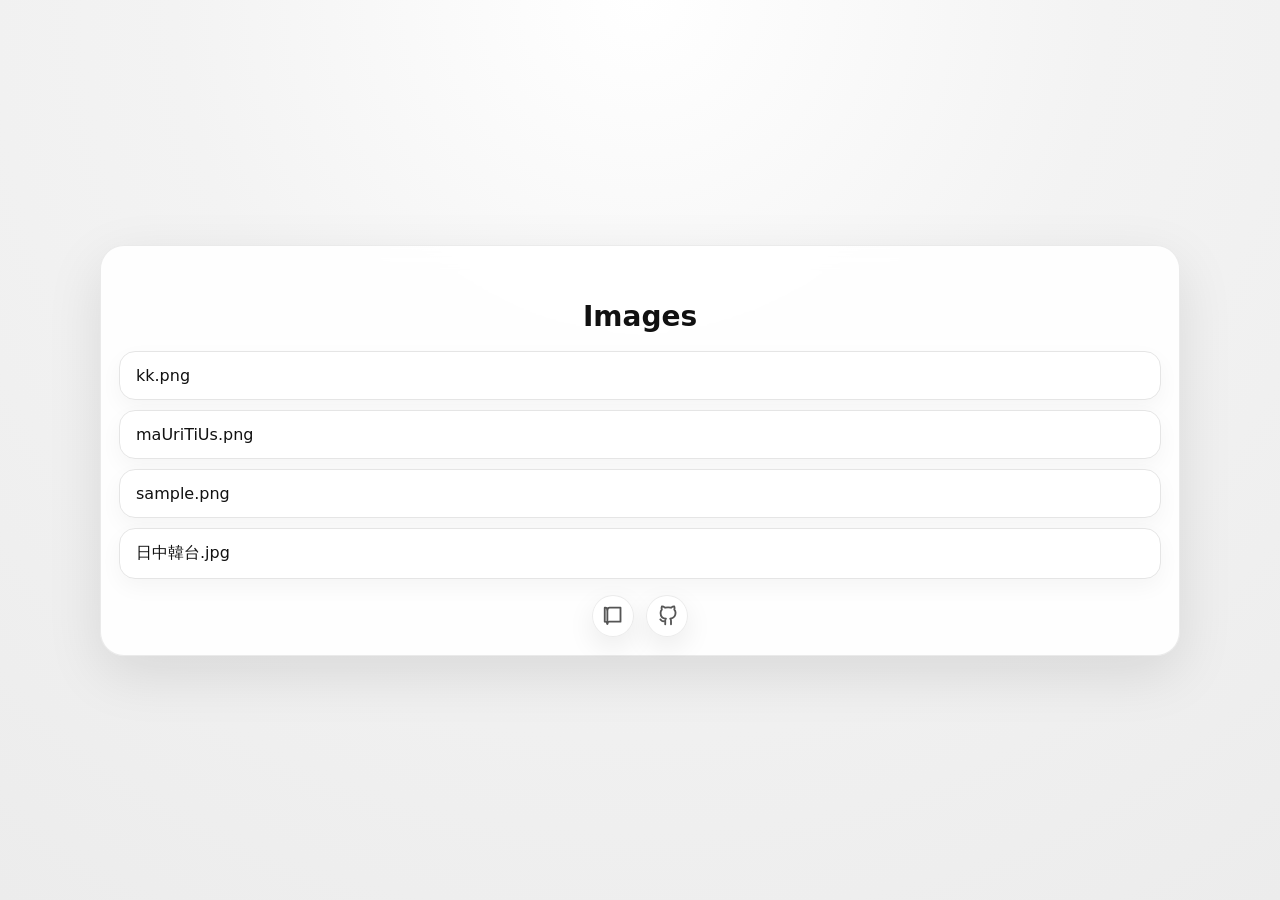
<file: i/index.html>
<!doctype html>
<html lang="ja">
<head>
  <meta charset="utf-8">
  <meta name="viewport" content="width=device-width, initial-scale=1">
  <title>Images</title>
  <link rel="icon" href="../assets/icon.svg" type="image/svg+xml">
  <link rel="stylesheet" href="../assets/style.css">
</head>
<body>
  <main class="wrap">
    <section class="card list-card">
      <h1 class="list-title">Images</h1>
      <ul class="image-list">
        <li><a href="./kk.png/">kk.png</a></li>
        <li><a href="./maUriTiUs.png/">maUriTiUs.png</a></li>
        <li><a href="./sample.png/">sample.png</a></li>
        <li><a href="./%E6%97%A5%E4%B8%AD%E9%9F%93%E5%8F%B0.jpg/">日中韓台.jpg</a></li>
      </ul>

      <nav class="corner-links" aria-label="site links">
        <a class="corner-button corner-left" href="../README.md/" aria-label="README">
          <svg viewBox="0 0 24 24" aria-hidden="true">
            <path d="M5 5.5A2.5 2.5 0 0 1 7.5 3H20v16H7.5A2.5 2.5 0 0 0 5 21.5v-16z"></path>
            <path d="M5 5.5A2.5 2.5 0 0 0 2.5 3H2v16h.5A2.5 2.5 0 0 1 5 21.5"></path>
          </svg>
        </a>

        <a id="repoLink" class="corner-button corner-right" href="https://github.com/" target="_blank" rel="noopener" aria-label="repository">
          <svg viewBox="0 0 24 24" aria-hidden="true">
            <path d="M8 18.5c-3 .8-3-1.5-4.2-2"></path>
            <path d="M16 22v-3.9a3.4 3.4 0 0 0-.9-2.6c3-.3 6.1-1.5 6.1-6.6a5.2 5.2 0 0 0-1.4-3.6 4.8 4.8 0 0 0-.1-3.6s-1.1-.3-3.7 1.4a12.5 12.5 0 0 0-6.7 0C6.7 1.4 5.6 1.7 5.6 1.7a4.8 4.8 0 0 0-.1 3.6A5.2 5.2 0 0 0 4.1 9c0 5.1 3.1 6.3 6.1 6.6a3 3 0 0 0-.8 1.9V22"></path>
          </svg>
        </a>
      </nav>
    </section>
  </main>

  <script>
    (() => {
      const link = document.getElementById("repoLink");
      if (!link) return;

      const host = location.hostname;
      if (!host.endsWith(".github.io")) return;

      const owner = host.replace(/\.github\.io$/, "");
      const parts = location.pathname.split("/").filter(Boolean);
      const repo = parts[0] && parts[0] !== "i" && parts[0] !== "README.md"
        ? parts[0]
        : `${owner}.github.io`;

      link.href = `https://github.com/${owner}/${repo}`;
    })();
  </script>
</body>
</html>
</file>
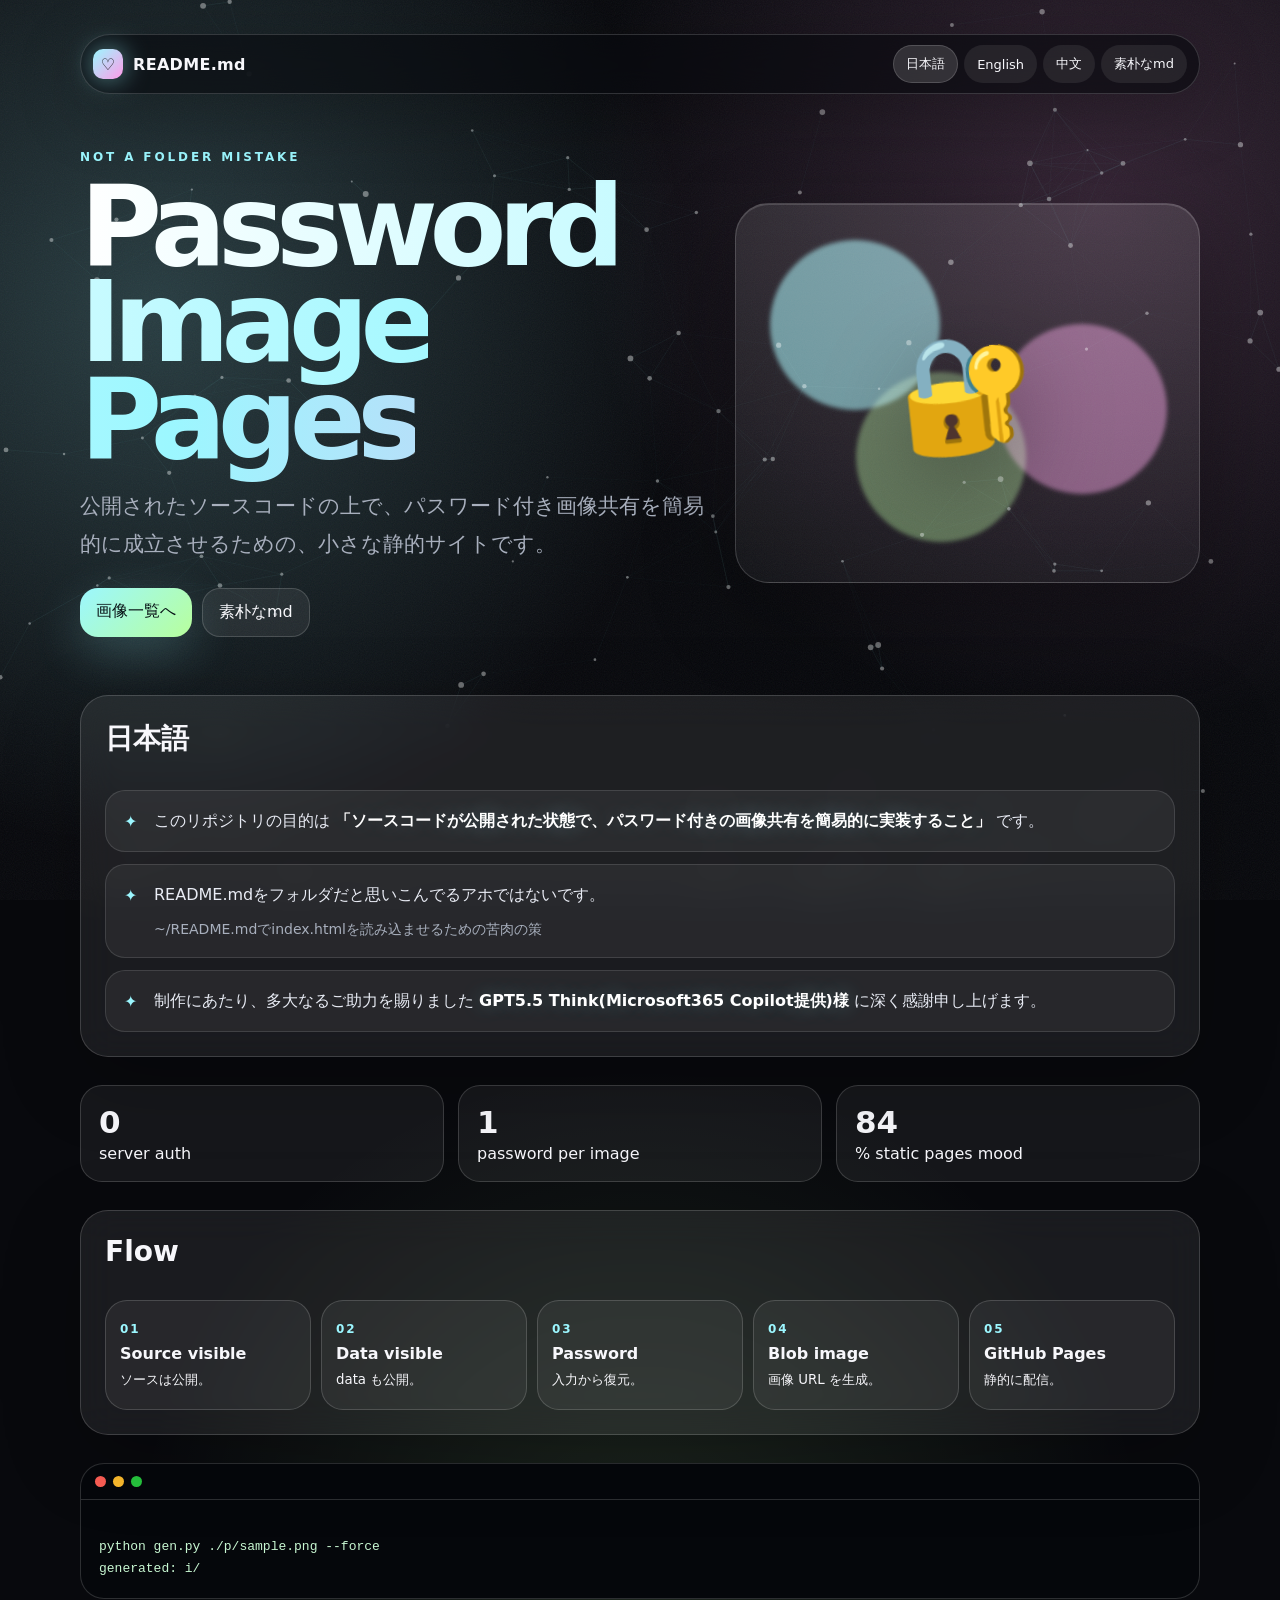
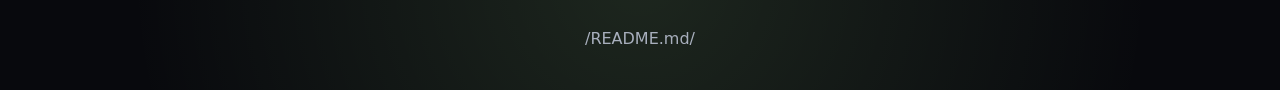
<file: README.md/index.html>
<!doctype html>
<html lang="ja">
<head>
  <meta charset="utf-8">
  <meta name="viewport" content="width=device-width, initial-scale=1">
  <title>README.md</title>
  <link rel="icon" href="../assets/icon.png" type="image/png">
  <link rel="apple-touch-icon" href="../assets/icon.png">
  <style>
    :root {
      --bg: #08090d;
      --fg: #f7f7fb;
      --muted: #a8afbd;
      --line: rgba(255, 255, 255, .16);
      --card: rgba(255, 255, 255, .075);
      --accent: #9cf7ff;
      --accent2: #ff9ce8;
      --accent3: #b8ff9c;
    }

    * {
      box-sizing: border-box;
    }

    html,
    body {
      margin: 0;
      min-height: 100%;
    }

    body {
      font-family: ui-sans-serif, system-ui, -apple-system, BlinkMacSystemFont, "Segoe UI", sans-serif;
      color: var(--fg);
      background:
        radial-gradient(circle at 12% 18%, rgba(156, 247, 255, .22), transparent 30%),
        radial-gradient(circle at 86% 12%, rgba(255, 156, 232, .18), transparent 28%),
        radial-gradient(circle at 50% 92%, rgba(184, 255, 156, .12), transparent 30%),
        var(--bg);
      overflow-x: hidden;
    }

    #field {
      position: fixed;
      inset: 0;
      z-index: -2;
      opacity: .62;
    }

    .noise {
      position: fixed;
      inset: 0;
      z-index: -1;
      pointer-events: none;
      opacity: .08;
      background-image: url("data:image/svg+xml,%3Csvg xmlns='http://www.w3.org/2000/svg' width='180' height='180'%3E%3Cfilter id='n'%3E%3CfeTurbulence type='fractalNoise' baseFrequency='.9' numOctaves='4' stitchTiles='stitch'/%3E%3C/filter%3E%3Crect width='180' height='180' filter='url(%23n)' opacity='.7'/%3E%3C/svg%3E");
    }

    .shell {
      width: min(1120px, calc(100% - 32px));
      margin: 0 auto;
      padding: 34px 0 64px;
    }

    .topbar {
      position: sticky;
      top: 14px;
      z-index: 20;
      display: flex;
      align-items: center;
      justify-content: space-between;
      gap: 12px;
      padding: 10px 12px;
      border: 1px solid var(--line);
      border-radius: 999px;
      background: rgba(8, 9, 13, .62);
      backdrop-filter: blur(18px);
      box-shadow: 0 18px 70px rgba(0, 0, 0, .24);
    }

    .brand {
      display: inline-flex;
      align-items: center;
      gap: 10px;
      font-weight: 900;
      letter-spacing: .02em;
      white-space: nowrap;
    }

    .brand-badge {
      width: 30px;
      height: 30px;
      border-radius: 10px;
      display: grid;
      place-items: center;
      background: linear-gradient(135deg, var(--accent), var(--accent2));
      color: #111;
      box-shadow: 0 0 26px rgba(156, 247, 255, .55);
    }

    .nav {
      display: flex;
      gap: 6px;
      flex-wrap: wrap;
      justify-content: flex-end;
    }

    .nav button,
    .link-pill {
      border: 1px solid transparent;
      color: var(--fg);
      background: rgba(255, 255, 255, .08);
      border-radius: 999px;
      padding: 9px 12px;
      cursor: pointer;
      font-weight: 800;
      text-decoration: none;
      font: inherit;
      font-size: 13px;
    }

    .nav button:hover,
    .nav button.active,
    .link-pill:hover {
      border-color: var(--line);
      background: rgba(255, 255, 255, .14);
    }

    .hero {
      min-height: 62vh;
      display: grid;
      align-items: center;
      padding: 56px 0 30px;
    }

    .hero-grid {
      display: grid;
      grid-template-columns: 1.15fr .85fr;
      gap: 26px;
      align-items: center;
    }

    .kicker {
      color: var(--accent);
      font-weight: 900;
      letter-spacing: .24em;
      text-transform: uppercase;
      font-size: 12px;
    }

    h1 {
      margin: 14px 0 18px;
      font-size: clamp(44px, 9vw, 112px);
      line-height: .86;
      letter-spacing: -.075em;
    }

    .gradient {
      background: linear-gradient(90deg, #fff, var(--accent), var(--accent2), #fff);
      -webkit-background-clip: text;
      background-clip: text;
      color: transparent;
      background-size: 240% 100%;
      animation: shine 7s linear infinite;
    }

    @keyframes shine {
      to {
        background-position: 240% 0;
      }
    }

    .lead {
      color: var(--muted);
      font-size: clamp(16px, 2vw, 21px);
      line-height: 1.8;
      max-width: 720px;
    }

    .hero-actions {
      display: flex;
      flex-wrap: wrap;
      gap: 10px;
      margin-top: 24px;
    }

    .cta,
    .ghost {
      border-radius: 18px;
      padding: 13px 16px;
      text-decoration: none;
      font-weight: 900;
      border: 0;
      cursor: pointer;
      font: inherit;
    }

    .cta {
      color: #061014;
      background: linear-gradient(135deg, var(--accent), var(--accent3));
      box-shadow: 0 16px 48px rgba(156, 247, 255, .22);
    }

    .ghost {
      color: var(--fg);
      border: 1px solid var(--line);
      background: rgba(255, 255, 255, .07);
    }

    .orb-card {
      min-height: 380px;
      border: 1px solid var(--line);
      border-radius: 34px;
      background: linear-gradient(180deg, rgba(255, 255, 255, .11), rgba(255, 255, 255, .045));
      position: relative;
      overflow: hidden;
      box-shadow:
        inset 0 1px rgba(255, 255, 255, .14),
        0 28px 90px rgba(0, 0, 0, .30);
      transition: transform .18s ease;
    }

    .orb {
      position: absolute;
      width: 170px;
      height: 170px;
      border-radius: 50%;
      filter: blur(2px);
      mix-blend-mode: screen;
      animation: float 9s ease-in-out infinite;
    }

    .orb.a {
      background: rgba(156, 247, 255, .55);
      top: 36px;
      left: 34px;
    }

    .orb.b {
      background: rgba(255, 156, 232, .45);
      right: 32px;
      top: 120px;
      animation-delay: -3s;
    }

    .orb.c {
      background: rgba(184, 255, 156, .38);
      left: 120px;
      bottom: 40px;
      animation-delay: -6s;
    }

    @keyframes float {
      50% {
        transform: translate3d(22px, -18px, 0) scale(1.08);
      }
    }

    .lock-mark {
      position: absolute;
      inset: 0;
      display: grid;
      place-items: center;
      font-size: 112px;
      filter: drop-shadow(0 24px 45px rgba(0, 0, 0, .35));
      transform: rotate(-6deg);
    }

    .section {
      margin-top: 28px;
      display: grid;
      gap: 18px;
    }

    .panel {
      border: 1px solid var(--line);
      border-radius: 28px;
      padding: 24px;
      background: var(--card);
      backdrop-filter: blur(18px);
      box-shadow: 0 22px 80px rgba(0, 0, 0, .22);
    }

    .panel h2 {
      margin: 0 0 14px;
      font-size: 28px;
    }

    .fancy {
      margin: 0;
      padding: 0;
      list-style: none;
      display: grid;
      gap: 12px;
    }

    .fancy li {
      padding: 16px 16px 16px 48px;
      border: 1px solid rgba(255, 255, 255, .12);
      background: rgba(255, 255, 255, .06);
      border-radius: 20px;
      color: #e9ecf5;
      line-height: 1.75;
      position: relative;
    }

    .fancy li::before {
      content: "✦";
      position: absolute;
      left: 18px;
      top: 17px;
      color: var(--accent);
    }

    .mini {
      color: var(--muted);
      font-size: 14px;
      margin-top: 8px;
    }

    .strong {
      color: #fff;
      font-weight: 900;
      text-shadow: 0 0 20px rgba(156, 247, 255, .28);
    }

    .grid3 {
      display: grid;
      grid-template-columns: repeat(3, 1fr);
      gap: 14px;
    }

    .stat {
      padding: 18px;
      border: 1px solid var(--line);
      border-radius: 22px;
      background: rgba(255, 255, 255, .06);
    }

    .stat b {
      display: block;
      font-size: 31px;
      margin-bottom: 4px;
    }

    .flow {
      display: grid;
      grid-template-columns: repeat(5, 1fr);
      gap: 10px;
      align-items: stretch;
    }

    .step {
      border: 1px solid var(--line);
      border-radius: 22px;
      background: rgba(255, 255, 255, .06);
      padding: 14px;
      min-height: 110px;
      display: grid;
      align-content: center;
      gap: 8px;
    }

    .step span {
      color: var(--accent);
      font-weight: 900;
      font-size: 12px;
      letter-spacing: .16em;
    }

    .terminal {
      border-radius: 24px;
      overflow: hidden;
      border: 1px solid var(--line);
      background: #05070b;
    }

    .terminal-bar {
      display: flex;
      gap: 7px;
      padding: 12px 14px;
      border-bottom: 1px solid var(--line);
    }

    .dot {
      width: 11px;
      height: 11px;
      border-radius: 50%;
      background: #ff5f56;
    }

    .dot:nth-child(2) {
      background: #ffbd2e;
    }

    .dot:nth-child(3) {
      background: #27c93f;
    }

    pre {
      margin: 0;
      padding: 18px;
      overflow: auto;
      color: #c8f7d2;
      line-height: 1.7;
      font-size: 13px;
      white-space: pre-wrap;
      word-break: break-word;
    }

    .reveal {
      opacity: 0;
      transform: translateY(16px);
      transition: .7s ease;
    }

    .reveal.show {
      opacity: 1;
      transform: none;
    }

    .md-panel {
      display: none;
    }

    .md-panel.show {
      display: block;
    }

    .footer {
      color: var(--muted);
      text-align: center;
      padding: 30px 0 0;
    }

    @media (max-width: 860px) {
      .hero-grid,
      .grid3,
      .flow {
        grid-template-columns: 1fr;
      }

      h1 {
        letter-spacing: -.04em;
      }

      .orb-card {
        min-height: 260px;
      }

      .topbar {
        align-items: flex-start;
        border-radius: 24px;
        flex-direction: column;
      }

      .nav {
        justify-content: flex-start;
      }
    }
  </style>
</head>
<body>
  <canvas id="field"></canvas>
  <div class="noise"></div>

  <div class="shell">
    <header class="topbar">
      <div class="brand">
        <span class="brand-badge">♡</span>
        <span>README.md</span>
      </div>
      <nav class="nav" aria-label="language">
        <button type="button" class="active" data-lang="ja">日本語</button>
        <button type="button" data-lang="en">English</button>
        <button type="button" data-lang="zh">中文</button>
        <button type="button" id="plainMdButton">素朴なmd</button>
      </nav>
    </header>

    <section class="hero">
      <div class="hero-grid">
        <div>
          <div class="kicker" data-i18n="kicker"></div>
          <h1><span class="gradient">Password<br>Image<br>Pages</span></h1>
          <p class="lead" data-i18n="lead"></p>
          <div class="hero-actions">
            <a class="cta" href="../i/" data-i18n="imagesLink"></a>
            <button type="button" class="ghost" id="plainMdButton2"></button>
          </div>
        </div>

        <div class="orb-card" id="tilt">
          <div class="orb a"></div>
          <div class="orb b"></div>
          <div class="orb c"></div>
          <div class="lock-mark">🔐</div>
        </div>
      </div>
    </section>

    <section class="section reveal panel">
      <h2 data-i18n="langTitle"></h2>
      <ul class="fancy">
        <li>
          <span data-i18n="purposePrefix"></span>
          <span class="strong" data-i18n="purposeStrong"></span>
          <span data-i18n="purposeSuffix"></span>
        </li>
        <li>
          <span data-i18n="folderLine"></span>
          <div class="mini" data-i18n="folderSub"></div>
        </li>
        <li>
          <span data-i18n="thanksPrefix"></span>
          <span class="strong" data-i18n="thanksStrong"></span>
          <span data-i18n="thanksSuffix"></span>
        </li>
      </ul>
    </section>

    <section class="section reveal grid3">
      <div class="stat">
        <b data-count="0">0</b>
        <span data-i18n="stat1"></span>
      </div>
      <div class="stat">
        <b data-count="1">0</b>
        <span data-i18n="stat2"></span>
      </div>
      <div class="stat">
        <b data-count="100">0</b>
        <span data-i18n="stat3"></span>
      </div>
    </section>

    <section class="section reveal panel">
      <h2 data-i18n="flowTitle"></h2>
      <div class="flow">
        <div class="step">
          <span>01</span>
          <b data-i18n="flow1Title"></b>
          <small data-i18n="flow1Text"></small>
        </div>
        <div class="step">
          <span>02</span>
          <b data-i18n="flow2Title"></b>
          <small data-i18n="flow2Text"></small>
        </div>
        <div class="step">
          <span>03</span>
          <b data-i18n="flow3Title"></b>
          <small data-i18n="flow3Text"></small>
        </div>
        <div class="step">
          <span>04</span>
          <b data-i18n="flow4Title"></b>
          <small data-i18n="flow4Text"></small>
        </div>
        <div class="step">
          <span>05</span>
          <b data-i18n="flow5Title"></b>
          <small data-i18n="flow5Text"></small>
        </div>
      </div>
    </section>

    <section class="section reveal terminal">
      <div class="terminal-bar">
        <i class="dot"></i>
        <i class="dot"></i>
        <i class="dot"></i>
      </div>
      <pre id="type"></pre>
    </section>

    <section class="section panel md-panel" id="plainMdPanel">
      <h2 data-i18n="plainMdTitle"></h2>
      <pre id="plainMdContent">loading...</pre>
    </section>

    <footer class="footer">
      /README.md/
    </footer>
  </div>

  <script>
    (() => {
      "use strict";

      const texts = {
        ja: {
          kicker: "not a folder mistake",
          lead: "公開されたソースコードの上で、パスワード付き画像共有を簡易的に成立させるための、小さな静的サイトです。",
          imagesLink: "画像一覧へ",
          plainMdButton: "素朴なmd",
          langTitle: "日本語",
          purposePrefix: "このリポジトリの目的は",
          purposeStrong: "「ソースコードが公開された状態で、パスワード付きの画像共有を簡易的に実装すること」",
          purposeSuffix: "です。",
          folderLine: "README.mdをフォルダだと思いこんでるアホではないです。",
          folderSub: "~/README.mdでindex.htmlを読み込ませるための苦肉の策",
          thanksPrefix: "制作にあたり、多大なるご助力を賜りました",
          thanksStrong: "GPT5.5 Think(Microsoft365 Copilot提供)様",
          thanksSuffix: "に深く感謝申し上げます。",
          stat1: "server auth",
          stat2: "password per image",
          stat3: "% static pages mood",
          flowTitle: "Flow",
          flow1Title: "Source visible",
          flow1Text: "ソースは公開。",
          flow2Title: "Data visible",
          flow2Text: "data も公開。",
          flow3Title: "Password",
          flow3Text: "入力から復元。",
          flow4Title: "Blob image",
          flow4Text: "画像 URL を生成。",
          flow5Title: "GitHub Pages",
          flow5Text: "静的に配信。",
          plainMdTitle: "素朴なmd"
        },
        en: {
          kicker: "not a folder mistake",
          lead: "A small static site for simply making password-protected image sharing work on top of publicly available source code.",
          imagesLink: "Images",
          plainMdButton: "plain md",
          langTitle: "English",
          purposePrefix: "The purpose of this repository is to",
          purposeStrong: "“simply implement password-protected image sharing while the source code is publicly available.”",
          purposeSuffix: "",
          folderLine: "I am not an idiot who thinks README.md is a folder.",
          folderSub: "It is a desperate workaround to make ~/README.md load index.html.",
          thanksPrefix: "I would like to express my deep gratitude to",
          thanksStrong: "GPT5.5 Think, provided by Microsoft365 Copilot",
          thanksSuffix: "for its tremendous assistance in the creation of this project.",
          stat1: "server auth",
          stat2: "password per image",
          stat3: "% static pages mood",
          flowTitle: "Flow",
          flow1Title: "Source visible",
          flow1Text: "The source code is public.",
          flow2Title: "Data visible",
          flow2Text: "The data files are public too.",
          flow3Title: "Password",
          flow3Text: "Restore from input.",
          flow4Title: "Blob image",
          flow4Text: "Generate an image URL.",
          flow5Title: "GitHub Pages",
          flow5Text: "Serve statically.",
          plainMdTitle: "plain md"
        },
        zh: {
          kicker: "not a folder mistake",
          lead: "这是一个小型静态网站，用于在源代码公开的前提下，简易地实现带密码的图片共享。",
          imagesLink: "图片列表",
          plainMdButton: "朴素 md",
          langTitle: "中文",
          purposePrefix: "本仓库的目的是",
          purposeStrong: "“在源代码公开的状态下，简易地实现带密码的图片共享。”",
          purposeSuffix: "",
          folderLine: "我并不是把 README.md 当成文件夹的笨蛋。",
          folderSub: "这是为了让 ~/README.md 加载 index.html 而采取的无奈之举。",
          thanksPrefix: "在制作过程中，承蒙",
          thanksStrong: "由 Microsoft365 Copilot 提供的 GPT5.5 Think",
          thanksSuffix: "给予了大量帮助，在此致以深切感谢。",
          stat1: "server auth",
          stat2: "password per image",
          stat3: "% static pages mood",
          flowTitle: "流程",
          flow1Title: "Source visible",
          flow1Text: "源代码公开。",
          flow2Title: "Data visible",
          flow2Text: "data 也公开。",
          flow3Title: "Password",
          flow3Text: "通过输入进行复原。",
          flow4Title: "Blob image",
          flow4Text: "生成图片 URL。",
          flow5Title: "GitHub Pages",
          flow5Text: "静态发布。",
          plainMdTitle: "朴素 md"
        }
      };

      let currentLang = "ja";

      const langButtons = Array.from(document.querySelectorAll("[data-lang]"));
      const plainButtons = [
        document.getElementById("plainMdButton"),
        document.getElementById("plainMdButton2")
      ];

      function setLang(lang) {
        currentLang = lang;
        document.documentElement.lang = lang === "zh" ? "zh" : lang;

        langButtons.forEach((button) => {
          button.classList.toggle("active", button.dataset.lang === lang);
        });

        document.querySelectorAll("[data-i18n]").forEach((el) => {
          const key = el.dataset.i18n;
          el.textContent = texts[lang][key] ?? "";
        });

        plainButtons.forEach((button) => {
          button.textContent = texts[lang].plainMdButton;
        });
      }

      langButtons.forEach((button) => {
        button.addEventListener("click", () => setLang(button.dataset.lang));
      });

      setLang("ja");

      const plainPanel = document.getElementById("plainMdPanel");
      const plainContent = document.getElementById("plainMdContent");
      let mdLoaded = false;

      async function showPlainMd() {
        plainPanel.classList.add("show");
        plainPanel.scrollIntoView({ behavior: "smooth", block: "start" });

        if (mdLoaded) return;

        try {
          const res = await fetch("./README.md", { cache: "no-store" });
          if (!res.ok) throw new Error(`failed to load README.md (${res.status})`);
          plainContent.textContent = await res.text();
          mdLoaded = true;
        } catch (error) {
          console.error(error);
          plainContent.textContent = "README.md could not be loaded.";
        }
      }

      plainButtons.forEach((button) => {
        button.addEventListener("click", showPlainMd);
      });

      const observer = new IntersectionObserver((entries) => {
        entries.forEach((entry) => {
          if (!entry.isIntersecting) return;

          entry.target.classList.add("show");

          entry.target.querySelectorAll("[data-count]").forEach((el) => {
            if (el.dataset.done) return;
            el.dataset.done = "1";

            const target = Number(el.dataset.count);
            let value = 0;
            const step = Math.max(1, Math.ceil(target / 38));

            const timer = setInterval(() => {
              value += step;
              if (value >= target) {
                value = target;
                clearInterval(timer);
              }
              el.textContent = value;
            }, 22);
          });
        });
      }, { threshold: .18 });

      document.querySelectorAll(".reveal").forEach((el) => observer.observe(el));

      const terminal = document.getElementById("type");
      const lines = [
        "python gen.py ./p/sample.png --force",
        "generated: i/sample.png/index.html",
        "generated: data/sample.png.json",
        "generated: i/index.html",
        "deploy: GitHub Pages"
      ];

      let text = "";
      let line = 0;
      let ch = 0;

      function type() {
        if (line >= lines.length) return;

        text += lines[line][ch++] || "\n";
        terminal.textContent = text;

        if (ch > lines[line].length) {
          line++;
          ch = 0;
        }

        setTimeout(type, ch === 0 ? 360 : 24);
      }

      type();

      const tilt = document.getElementById("tilt");

      tilt.addEventListener("pointermove", (event) => {
        const rect = tilt.getBoundingClientRect();
        const x = (event.clientX - rect.left) / rect.width - .5;
        const y = (event.clientY - rect.top) / rect.height - .5;
        tilt.style.transform = `perspective(900px) rotateY(${x * 10}deg) rotateX(${-y * 10}deg)`;
      });

      tilt.addEventListener("pointerleave", () => {
        tilt.style.transform = "";
      });

      const canvas = document.getElementById("field");
      const ctx = canvas.getContext("2d");

      let width;
      let height;
      let particles;

      function resize() {
        width = canvas.width = innerWidth * devicePixelRatio;
        height = canvas.height = innerHeight * devicePixelRatio;

        particles = Array.from(
          { length: Math.min(120, Math.floor(innerWidth / 10)) },
          () => ({
            x: Math.random() * width,
            y: Math.random() * height,
            vx: (Math.random() - .5) * .42,
            vy: (Math.random() - .5) * .42,
            r: Math.random() * 2 + 1
          })
        );
      }

      addEventListener("resize", resize);
      resize();

      function draw() {
        ctx.clearRect(0, 0, width, height);
        ctx.fillStyle = "rgba(255,255,255,.64)";
        ctx.strokeStyle = "rgba(156,247,255,.12)";

        for (const p of particles) {
          p.x = (p.x + p.vx + width) % width;
          p.y = (p.y + p.vy + height) % height;

          ctx.beginPath();
          ctx.arc(p.x, p.y, p.r * devicePixelRatio, 0, Math.PI * 2);
          ctx.fill();
        }

        for (let i = 0; i < particles.length; i++) {
          for (let j = i + 1; j < particles.length; j++) {
            const a = particles[i];
            const b = particles[j];
            const dx = a.x - b.x;
            const dy = a.y - b.y;
            const d = Math.hypot(dx, dy);
            const max = 150 * devicePixelRatio;

            if (d < max) {
              ctx.globalAlpha = 1 - d / max;
              ctx.beginPath();
              ctx.moveTo(a.x, a.y);
              ctx.lineTo(b.x, b.y);
              ctx.stroke();
              ctx.globalAlpha = 1;
            }
          }
        }

        requestAnimationFrame(draw);
      }

      draw();
    })();
  </script>
</body>
</html>
</file>
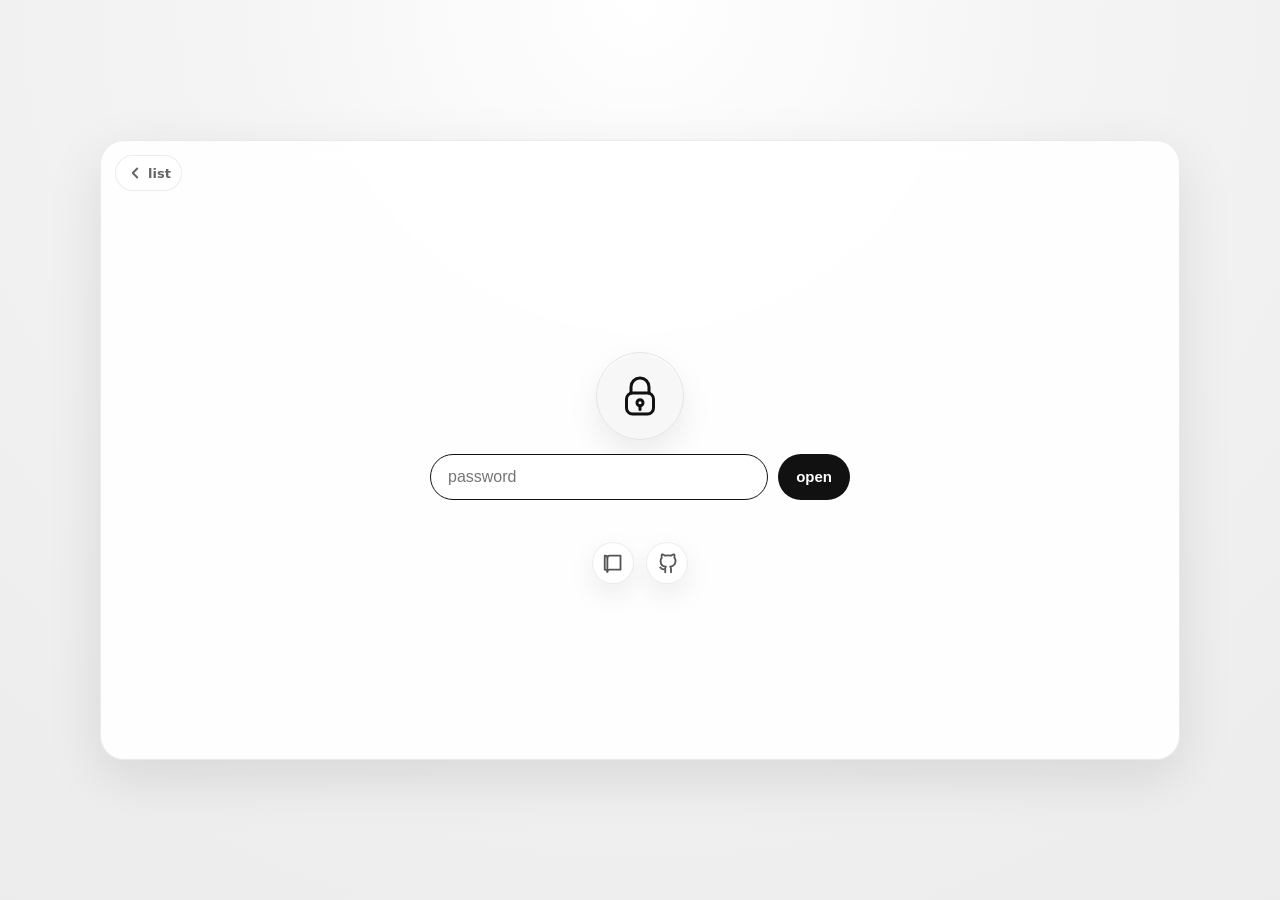
<file: i/kk.png/index.html>
<!doctype html>
<html lang="ja">
<head>
  <meta charset="utf-8">
  <meta name="viewport" content="width=device-width, initial-scale=1">
  <title>Image Vault</title>
  <link rel="icon" href="../../assets/icon.svg" type="image/svg+xml">
  <link rel="stylesheet" href="../../assets/style.css">
</head>
<body>
  <main class="wrap">
    <section class="card image-card" aria-label="locked image">
      <a id="listLink" class="back-link" href="../" aria-label="back to list">
        <svg viewBox="0 0 24 24" aria-hidden="true">
          <path d="M15 18l-6-6 6-6"></path>
        </svg>
        <span>list</span>
      </a>

      <div class="lock" aria-hidden="true">
        <svg viewBox="0 0 64 64">
          <path d="M20 28v-8a12 12 0 0 1 24 0v8"></path>
          <rect x="14" y="28" width="36" height="28" rx="8"></rect>
          <circle cx="32" cy="41" r="4"></circle>
          <path d="M32 45v5"></path>
        </svg>
      </div>

      <form id="form" class="form" autocomplete="off">
        <input
          id="password"
          class="password"
          type="password"
          placeholder="password"
          autocomplete="current-password"
          autofocus
        >
        <button id="button" class="button" type="submit">open</button>
      </form>

      <p id="status" class="status"></p>

      <div id="viewer" class="viewer" hidden>
        <img id="image" alt="restored image">

        <div class="viewer-actions">
          <button id="retry" class="download secondary" type="button">retry</button>
          <a id="openImage" class="download secondary" href="#" target="_blank" rel="noopener">open</a>
          <button id="download" class="download" type="button">download</button>
        </div>
      </div>

      <nav class="corner-links" aria-label="site links">
        <a class="corner-button" href="../../README.md/" aria-label="README">
          <svg viewBox="0 0 24 24" aria-hidden="true">
            <path d="M5 5.5A2.5 2.5 0 0 1 7.5 3H20v16H7.5A2.5 2.5 0 0 0 5 21.5v-16z"></path>
            <path d="M5 5.5A2.5 2.5 0 0 0 2.5 3H2v16h.5A2.5 2.5 0 0 1 5 21.5"></path>
          </svg>
        </a>

        <a id="repoLink" class="corner-button" href="https://github.com/" target="_blank" rel="noopener" aria-label="repository">
          <svg viewBox="0 0 24 24" aria-hidden="true">
            <path d="M8 18.5c-3 .8-3-1.5-4.2-2"></path>
            <path d="M16 22v-3.9a3.4 3.4 0 0 0-.9-2.6c3-.3 6.1-1.5 6.1-6.6a5.2 5.2 0 0 0-1.4-3.6 4.8 4.8 0 0 0-.1-3.6s-1.1-.3-3.7 1.4a12.5 12.5 0 0 0-6.7 0C6.7 1.4 5.6 1.7 5.6 1.7a4.8 4.8 0 0 0-.1 3.6A5.2 5.2 0 0 0 4.1 9c0 5.1 3.1 6.3 6.1 6.6a3 3 0 0 0-.8 1.9V22"></path>
          </svg>
        </a>
      </nav>
    </section>
  </main>

  <script>
    (() => {
      const link = document.getElementById("repoLink");
      if (!link) return;

      const host = location.hostname;

      if (!host.endsWith(".github.io")) {
        return;
      }

      const owner = host.replace(/\.github\.io$/, "");
      const parts = location.pathname.split("/").filter(Boolean);

      const repo =
        parts[0] &&
        parts[0] !== "i" &&
        parts[0] !== "README.md"
          ? parts[0]
          : `${owner}.github.io`;

      link.href = `https://github.com/${owner}/${repo}`;
    })();
  </script>

  <script src="../../assets/script.js"></script>
</body>
</html>
</file>
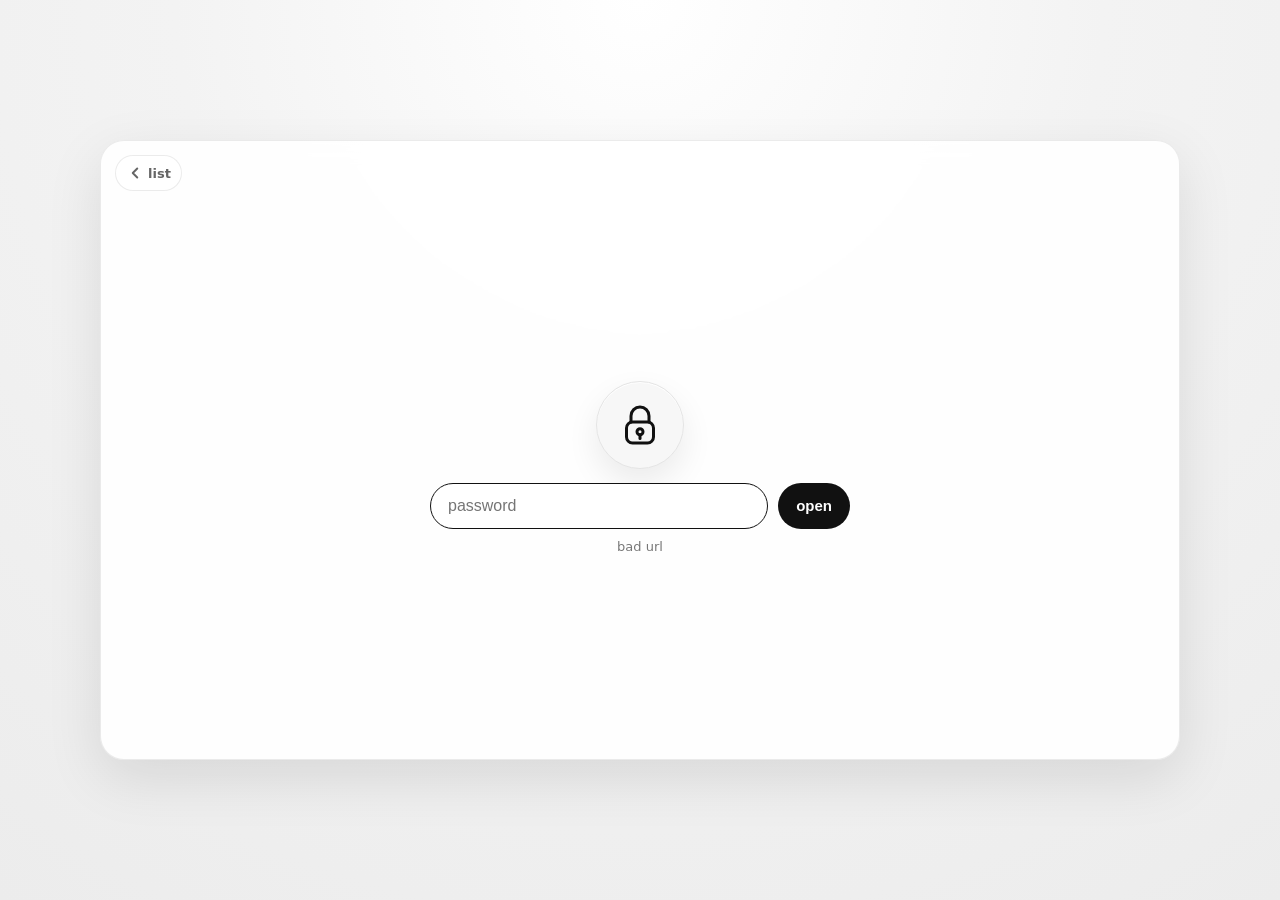
<file: assets/tpl.html>
<!doctype html>
<html lang="ja">
<head>
  <meta charset="utf-8">
  <meta name="viewport" content="width=device-width, initial-scale=1">
  <title>Image Vault</title>
  <link rel="icon" href="../../assets/icon.svg" type="image/svg+xml">
  <link rel="stylesheet" href="../../assets/style.css">
</head>
<body>
  <main class="wrap">
    <section class="card image-card" aria-label="locked image">
      <a id="listLink" class="back-link" href="../" aria-label="back to list">
        <svg viewBox="0 0 24 24" aria-hidden="true">
          <path d="M15 18l-6-6 6-6"></path>
        </svg>
        <span>list</span>
      </a>

      <div class="lock" aria-hidden="true">
        <svg viewBox="0 0 64 64">
          <path d="M20 28v-8a12 12 0 0 1 24 0v8"></path>
          <rect x="14" y="28" width="36" height="28" rx="8"></rect>
          <circle cx="32" cy="41" r="4"></circle>
          <path d="M32 45v5"></path>
        </svg>
      </div>

      <form id="form" class="form" autocomplete="off">
        <input
          id="password"
          class="password"
          type="password"
          placeholder="password"
          autocomplete="current-password"
          autofocus
        >
        <button id="button" class="button" type="submit">open</button>
      </form>

      <p id="status" class="status"></p>

      <div id="viewer" class="viewer" hidden>
        <img id="image" alt="restored image">

        <div class="viewer-actions">
          <button id="retry" class="download secondary" type="button">retry</button>
          <a id="openImage" class="download secondary" href="#" target="_blank" rel="noopener">open</a>
          <button id="download" class="download" type="button">download</button>
        </div>
      </div>
    </section>
  </main>

  <script src="../../assets/script.js"></script>
</body>
</html>
</file>
<file: assets/style.css>
* {
  box-sizing: border-box;
}

html,
body {
  margin: 0;
  min-height: 100%;
  font-family: system-ui, -apple-system, BlinkMacSystemFont, "Segoe UI", sans-serif;
  background:
    radial-gradient(circle at top, #ffffff 0, #f3f3f3 42%, #ececec 100%);
  color: #111;
}

.wrap {
  min-height: 100vh;
  display: grid;
  place-items: center;
  padding: 14px;
}

/* card */
.card {
  position: relative;

  width: min(1080px, 100%);
  min-height: min(620px, calc(100vh - 28px));

  display: grid;
  justify-items: center;
  align-content: center;
  gap: 14px;

  padding: 54px 18px 18px;

  background: rgba(255, 255, 255, 0.9);
  border: 1px solid rgba(0, 0, 0, 0.08);
  border-radius: 24px;
  box-shadow: 0 18px 56px rgba(0, 0, 0, 0.1);
  backdrop-filter: blur(10px);
}

.image-card {
  width: min(1080px, 100%);
}

.list-card {
  width: min(1080px, 100%);
  min-height: auto;
  align-content: start;
  align-items: stretch;
  justify-items: stretch;
}

/* top-left list button */
.back-link {
  position: absolute;
  top: 14px;
  left: 14px;
  z-index: 2;

  display: inline-flex;
  align-items: center;
  gap: 4px;

  padding: 8px 10px;
  border-radius: 999px;

  color: #666;
  text-decoration: none;
  font-size: 13px;
  font-weight: 700;
  line-height: 1;

  background: rgba(255, 255, 255, 0.82);
  border: 1px solid rgba(0, 0, 0, 0.08);
}

.back-link:hover {
  color: #111;
  border-color: rgba(0, 0, 0, 0.18);
  background: #fff;
}

.back-link svg {
  width: 18px;
  height: 18px;
  fill: none;
  stroke: currentColor;
  stroke-width: 2.6;
  stroke-linecap: round;
  stroke-linejoin: round;
}

/* lock */
.lock {
  width: 88px;
  height: 88px;
  display: grid;
  place-items: center;

  border-radius: 999px;
  background: #f7f7f7;
  border: 1px solid #e4e4e4;
  box-shadow:
    inset 0 1px 0 #fff,
    0 14px 32px rgba(0, 0, 0, 0.08);
}

.lock svg {
  width: 48px;
  height: 48px;
  fill: none;
  stroke: currentColor;
  stroke-width: 4;
  stroke-linecap: round;
  stroke-linejoin: round;
}

/* form */
.form {
  width: min(420px, 100%);
  display: flex;
  gap: 10px;
}

.password {
  flex: 1;
  min-width: 0;

  border: 1px solid #d0d0d0;
  border-radius: 999px;
  padding: 13px 17px;

  font-size: 16px;
  outline: none;
  background: #fff;
}

.password:focus {
  border-color: #111;
}

/* buttons */
.button,
.download {
  border: 0;
  border-radius: 999px;
  padding: 13px 18px;

  font-size: 15px;
  font-weight: 700;

  background: #111;
  color: #fff;

  cursor: pointer;
  white-space: nowrap;
  text-decoration: none;
  line-height: 1;
}

.button:disabled {
  opacity: 0.55;
  cursor: wait;
}

.button:hover,
.download:hover,
.corner-button:hover {
  filter: brightness(1.08);
}

.status {
  min-height: 1.25em;
  margin: -4px 0 0;

  color: #777;
  font-size: 13px;
  text-align: center;
}

/* opened state */
.card.opened {
  align-content: center;
}

.card.opened .lock,
.card.opened .form,
.card.opened .status {
  display: none;
}

/* viewer */
.viewer[hidden] {
  display: none !important;
}

.viewer {
  width: 100%;
  display: grid;
  justify-items: center;
  gap: 10px;
  margin: 0;
}

/* restored image */
#image {
  display: block;

  max-width: 100%;
  max-height: calc(100vh - 190px);
  width: auto;
  height: auto;
  object-fit: contain;

  border-radius: 16px;
  border: 1px solid #ddd;

  background:
    linear-gradient(45deg, #ddd 25%, transparent 25%),
    linear-gradient(-45deg, #ddd 25%, transparent 25%),
    linear-gradient(45deg, transparent 75%, #ddd 75%),
    linear-gradient(-45deg, transparent 75%, #ddd 75%);
  background-size: 20px 20px;
  background-position:
    0 0,
    0 10px,
    10px -10px,
    -10px 0;

  box-shadow: 0 14px 34px rgba(0, 0, 0, 0.14);
}

.viewer-actions {
  display: flex;
  gap: 10px;
  justify-content: center;
  flex-wrap: wrap;
}

.download {
  padding: 10px 14px;
  background: #444;
  font-size: 13px;
}

.download.secondary {
  background: #777;
}

/* bottom center links */
.corner-links {
  width: 100%;
  display: flex;
  justify-content: center;
  align-items: center;
  gap: 12px;

  margin-top: 2px;
}

.corner-button {
  width: 42px;
  height: 42px;

  display: grid;
  place-items: center;

  border-radius: 999px;

  color: #555;
  background: rgba(255, 255, 255, 0.84);
  border: 1px solid rgba(0, 0, 0, 0.08);

  text-decoration: none;
  box-shadow: 0 10px 28px rgba(0, 0, 0, 0.08);
}

.corner-button:hover {
  color: #111;
  background: #fff;
  border-color: rgba(0, 0, 0, 0.2);
}

.corner-button svg {
  width: 21px;
  height: 21px;

  fill: none;
  stroke: currentColor;
  stroke-width: 2.1;
  stroke-linecap: round;
  stroke-linejoin: round;
}

/* /i/ list page */
.list-title {
  margin: 0;
  text-align: center;
  font-size: 28px;
}

.image-list {
  display: grid;
  gap: 10px;

  padding: 0;
  margin: 4px 0 0;

  list-style: none;
}

.image-list a,
.image-list span {
  display: block;

  padding: 14px 16px;
  border: 1px solid #e5e5e5;
  border-radius: 16px;

  color: #111;
  text-decoration: none;
  background: #fff;

  box-shadow: 0 8px 22px rgba(0, 0, 0, 0.04);
}

.image-list a:hover {
  border-color: #111;
}

/* small screens */
@media (max-width: 520px) {
  .wrap {
    padding: 10px;
  }

  .card {
    width: 100%;
    min-height: calc(100vh - 20px);
    border-radius: 20px;
    padding: 52px 12px 14px;
  }

  .list-card {
    min-height: auto;
  }

  .form {
    flex-direction: column;
  }

  .lock {
    width: 78px;
    height: 78px;
  }

  .lock svg {
    width: 42px;
    height: 42px;
  }

  #image {
    max-height: calc(100vh - 165px);
    border-radius: 14px;
  }

  .corner-button {
    width: 38px;
    height: 38px;
  }

  .corner-button svg {
    width: 19px;
    height: 19px;
  }
}
</file>
